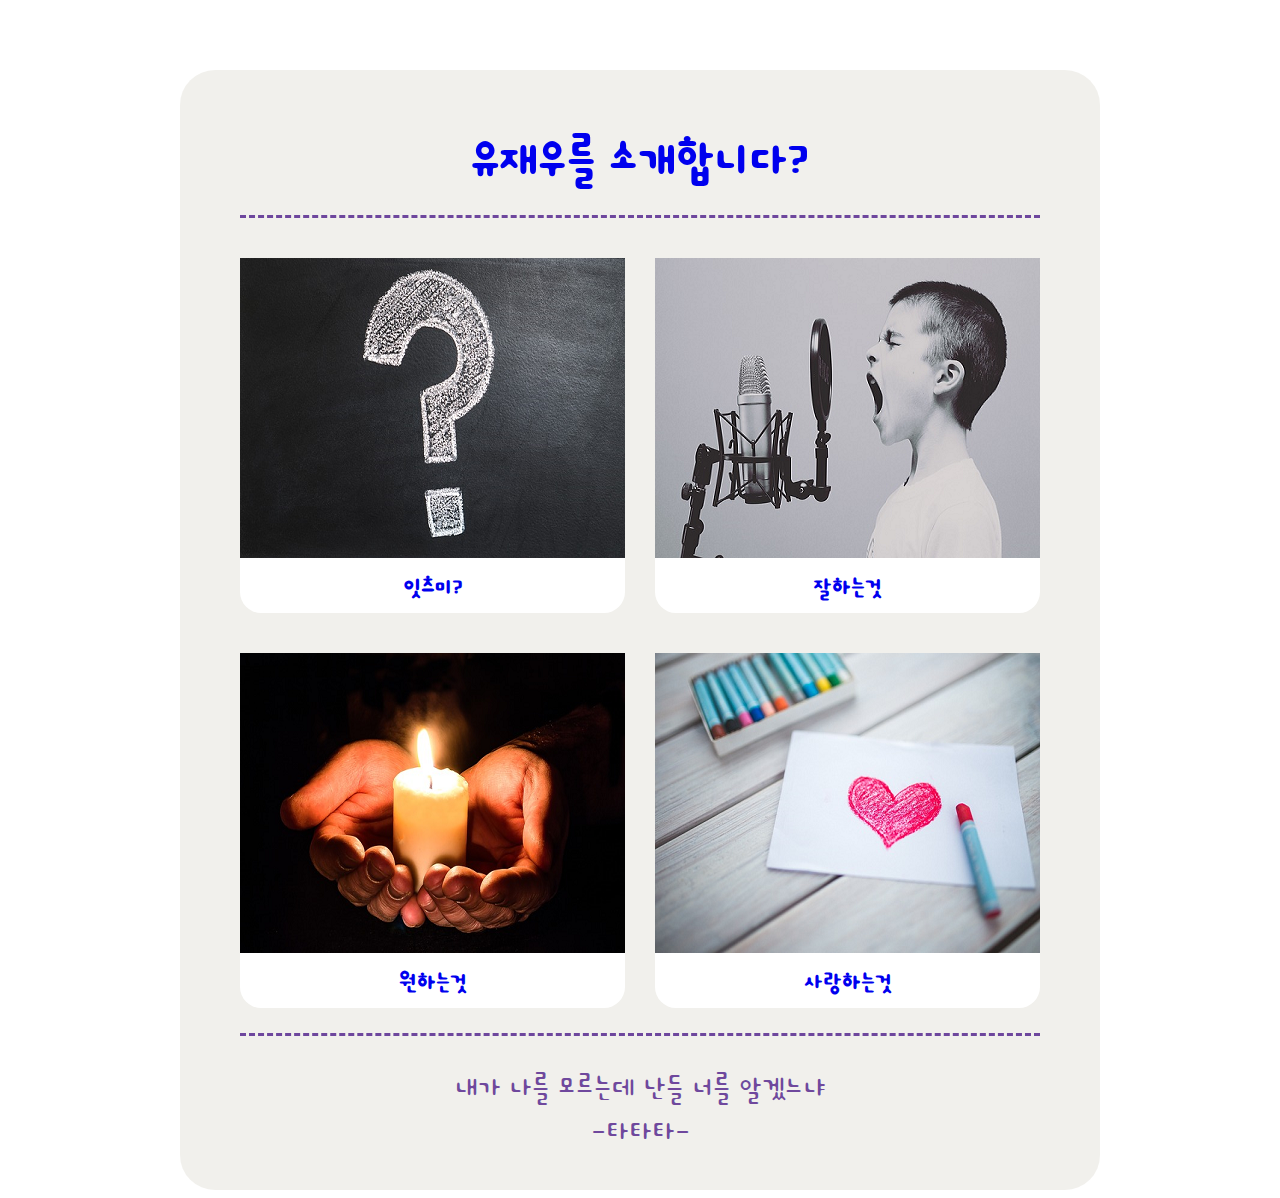
<file: index.html>
<!DOCTYPE html>
<html>

<head>
    <meta charset="utf-8" />
    <meta http-equiv="X-UA-Compatible" content="IE=edge">
    <title>Tatata</title>
    <meta name="viewport" content="width=device-width, initial-scale=1">
    <link rel="stylesheet" type="text/css" media="screen" href="css/global.css" />

</head>

<body>
    <div class="back">
        <div class="header">
            <h1>
                <a href="index.html">유재우를 소개합니다?</a>
            </h1>
        </div>
        <div class="container">
            <div class="wrapper">
                <div id="itsme">
                    <a href="itsme.html">
                        <img src="image/iam.png">
                        잇츠미?
                    </a>
                </div>
                <div id="special">
                    <a href="special.html">
                        <img src="image/aaa.png">
                        잘하는것
                    </a>
                </div>
                <div id="want">
                    <a href="want.html">
                        <img src="image/pray.png">
                        원하는것
                    </a>
                </div>
                <div id="love">
                    <a href="love.html">
                        <img src="image/love.png">
                        사랑하는것
                    </a>
                </div>

            </div>
        </div>
        <div class="footer">
            내가 나를 모르는데 난들 너를 알겠느냐<br /> -타타타-
        </div>
    </div>
</body>
</body>

</html>
</file>
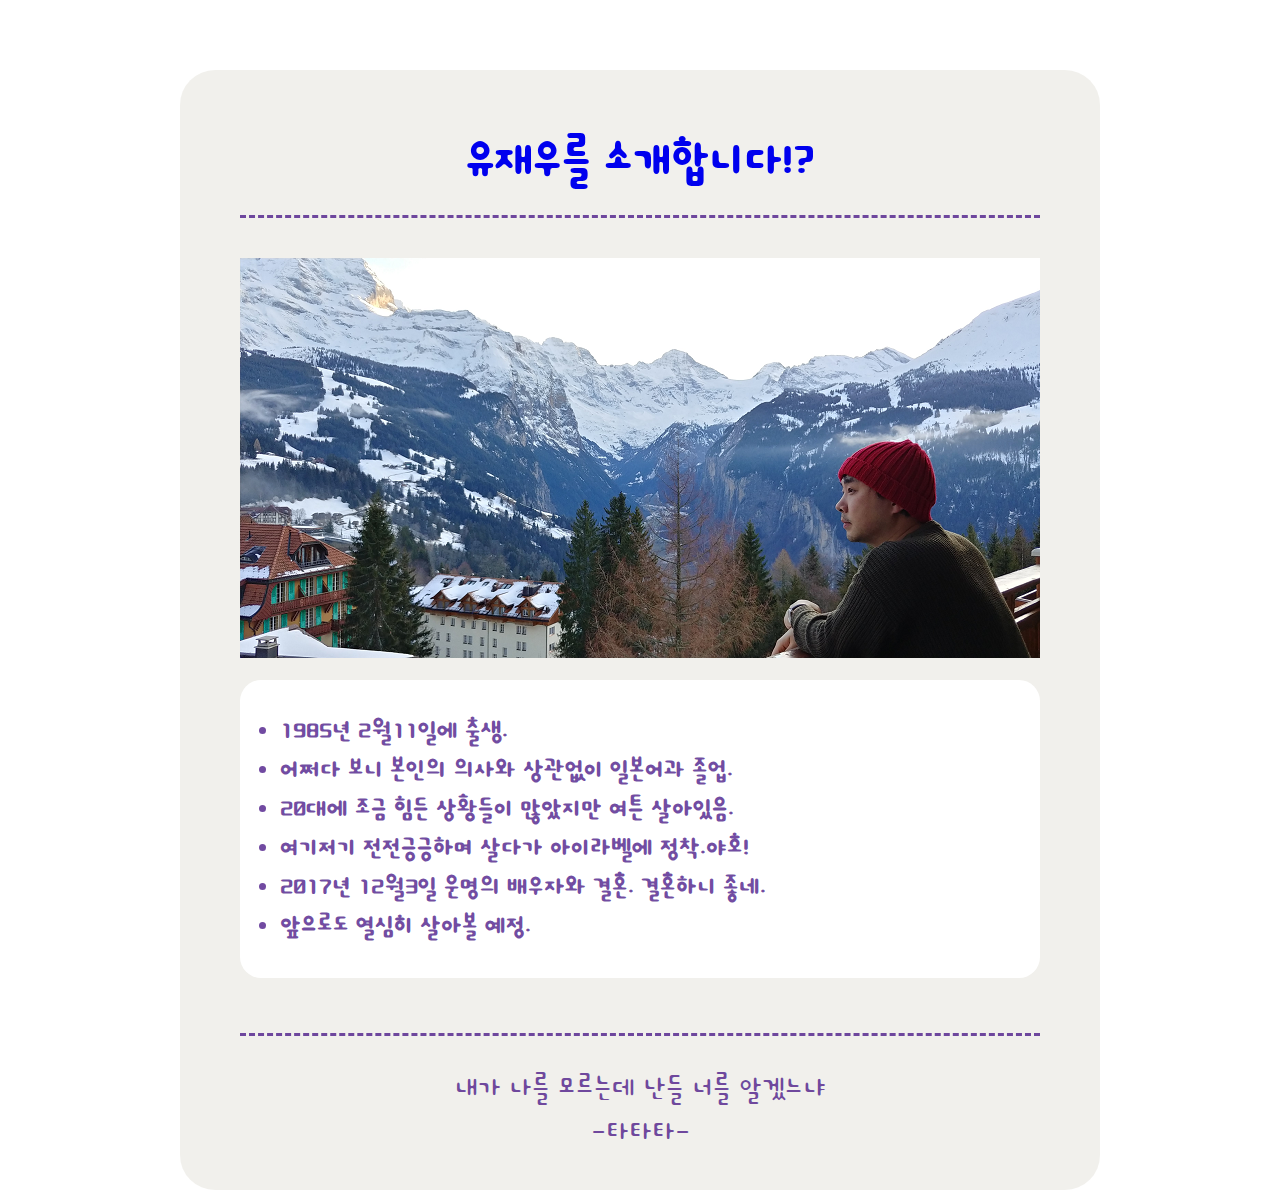
<file: itsme.html>
<!DOCTYPE html>
<html>
<head>
    <meta charset="utf-8" />
    <meta http-equiv="X-UA-Compatible" content="IE=edge">
    <title>Tatata</title>
    <meta name="viewport" content="width=device-width, initial-scale=1">
    <link rel="stylesheet" type="text/css" media="screen" href="css/global.css" />
    
</head>
<body>
<div class="back">
    <div class="header">
    <h1>
       <a href="index.html">유재우를 소개합니다!?</a> 
    </h1>
    </div>
    <div class="container">
      <div class="imagebox">
        <div id="image">
            <img src="image/itsme2.png">
        </div> 
        <div id="talk">
           <ul>
            <li> 
                1985년 2월11일에 출생. 
            </li> 
             <li>
               어쩌다 보니 본인의 의사와 상관없이 일본어과 졸업.
            </li>
              <li>
               20대에 조금 힘든 상황들이 많았지만 여튼 살아있음.
              </li>
            <li>
                여기저기 전전긍긍하며 살다가 아이라벨에 정착.야호!
            </li>
            <li>
                2017년 12월3일 운명의 배우자와 결혼. 결혼하니 좋네.
            </li>
            <li>
                앞으로도 열심히 살아볼 예정.
            </li>
            </ul>
        </div>

      </div>




    </div>
    <div class="footer">
            내가 나를 모르는데 난들 너를 알겠느냐<br/> -타타타-            
    </div>  
</div>
    </body>      
</body>
</html>
</file>
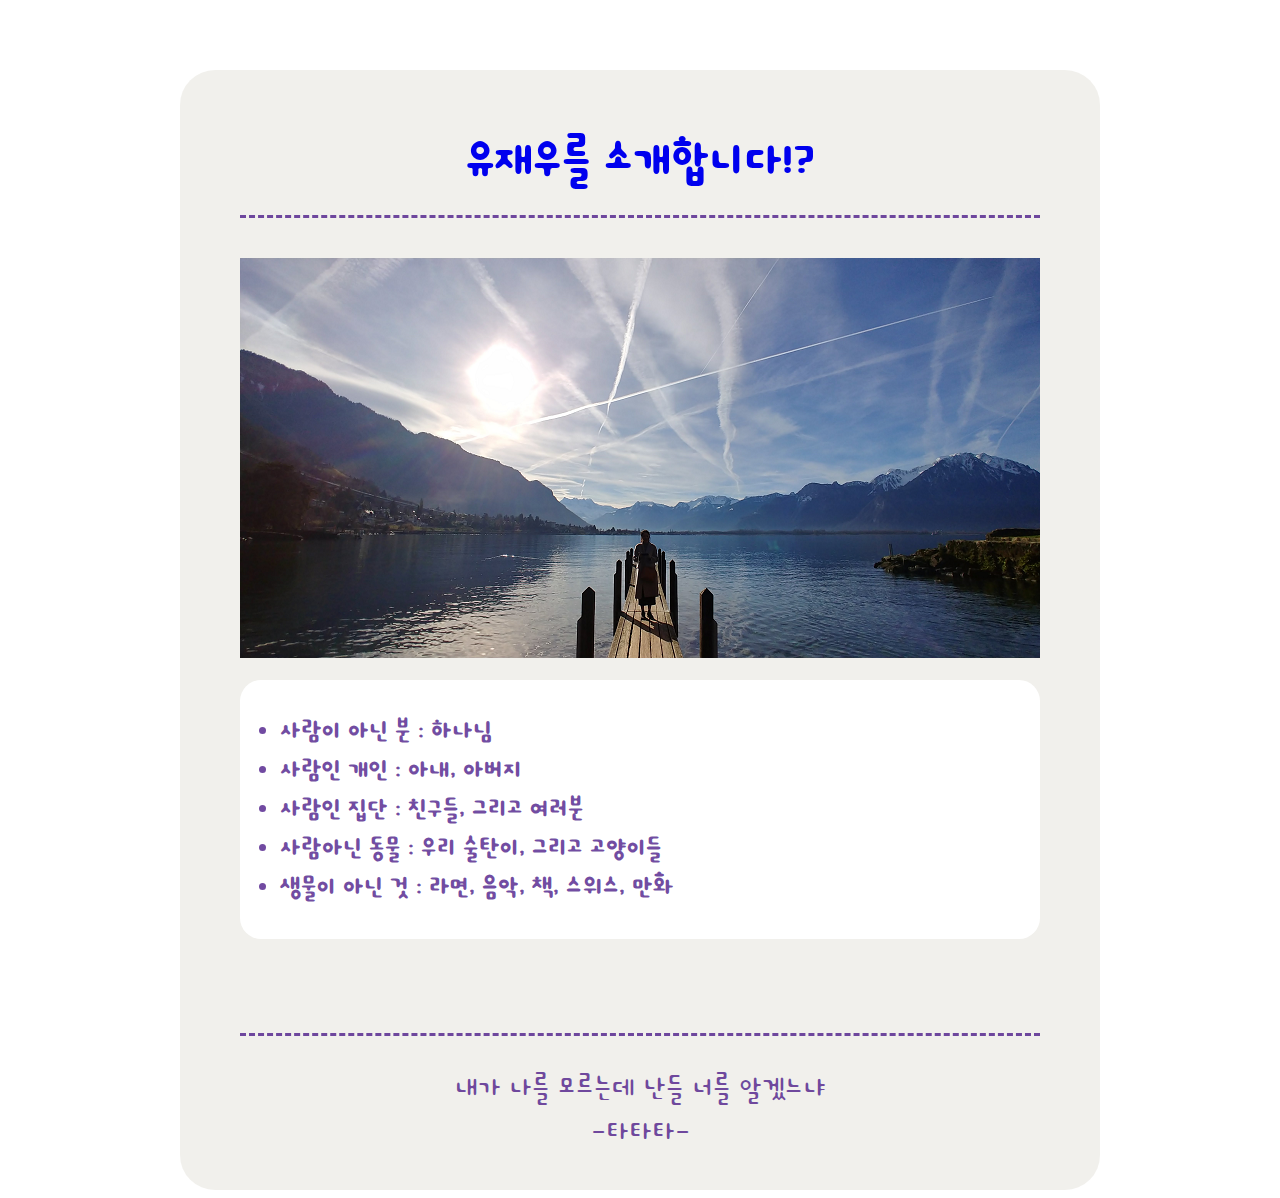
<file: love.html>
<!DOCTYPE html>
<html>
<head>
    <meta charset="utf-8" />
    <meta http-equiv="X-UA-Compatible" content="IE=edge">
    <title>Tatata</title>
    <meta name="viewport" content="width=device-width, initial-scale=1">
    <link rel="stylesheet" type="text/css" media="screen" href="css/global.css" />
    
</head>
<body>
<div class="back">
    <div class="header">
    <h1>
       <a href="index.html">유재우를 소개합니다!?</a> 
    </h1>
    </div>
    <div class="container">
      <div class="imagebox">
        <div id="image">
            <img src="image/love2.png">
        </div> 
        <div id="talk">
           <ul>
            <li>
             사람이 아닌 분 : 하나님
            </li> 
            <li>
             사람인 개인 : 아내, 아버지
           </li>
           <li>
             사람인 집단 : 친구들, 그리고 여러분
            </li>
            <li>
            사람아닌 동물 : 우리 술탄이, 그리고 고양이들 
            </li>
            <li>
            생물이 아닌 것 : 라면, 음악, 책, 스위스, 만화
            </li>
            </ul>
        </div>

      </div>




    </div>
    <div class="footer">
            내가 나를 모르는데 난들 너를 알겠느냐<br/> -타타타-            
    </div>  
</div>
    </body>      
</body>
</html>
</file>
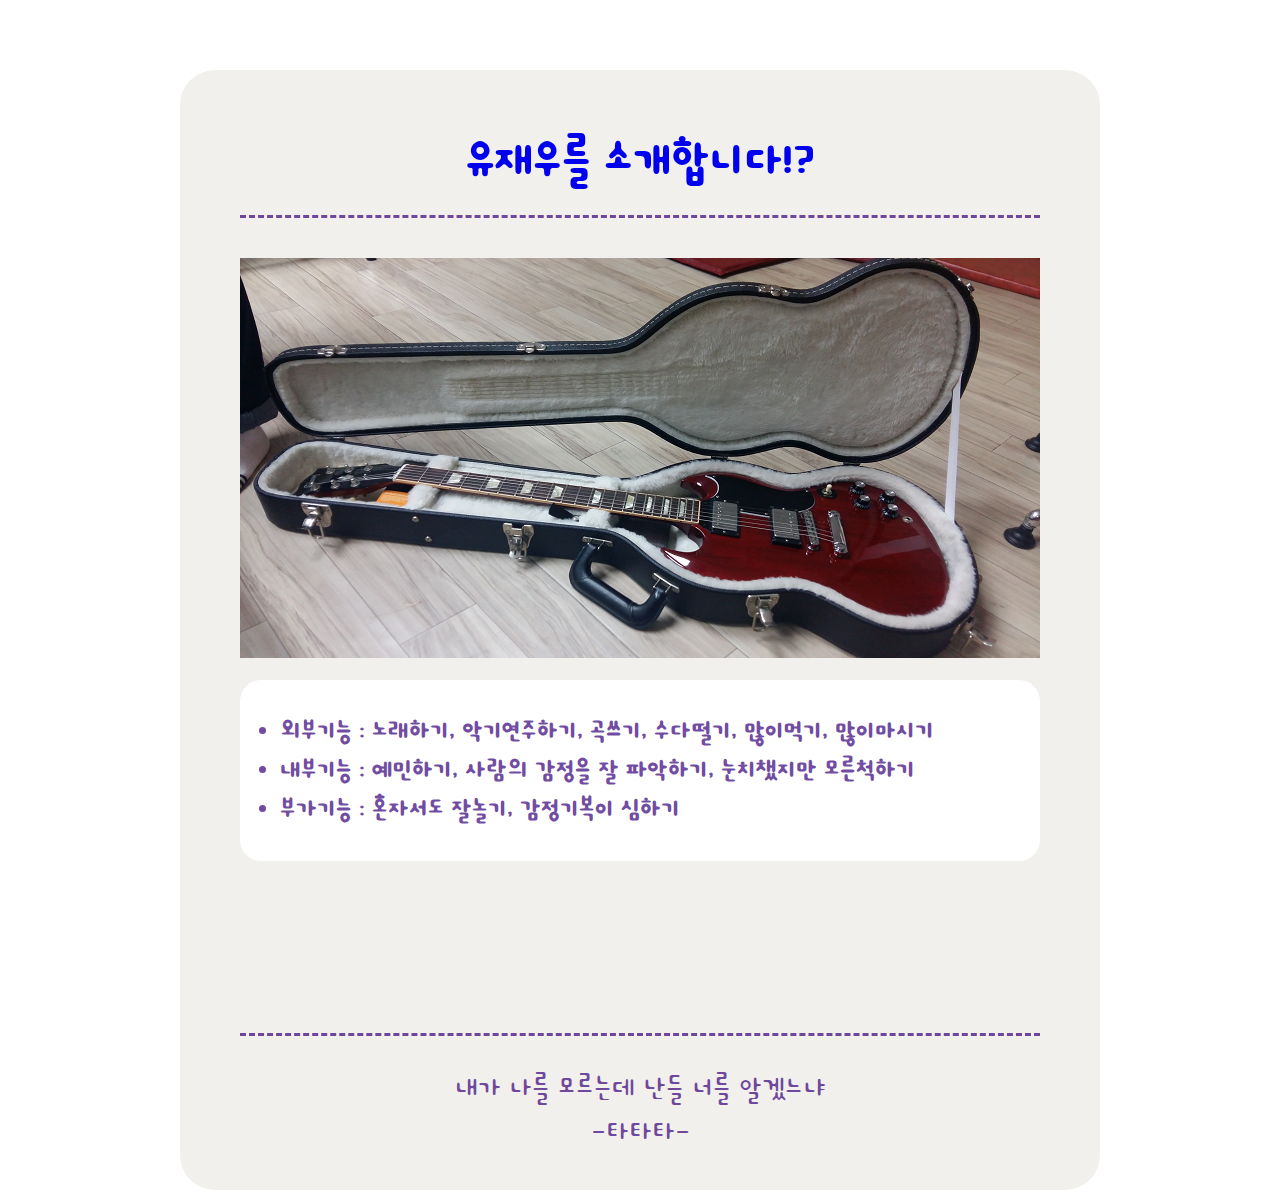
<file: special.html>
<!DOCTYPE html>
<html>
<head>
    <meta charset="utf-8" />
    <meta http-equiv="X-UA-Compatible" content="IE=edge">
    <title>Tatata</title>
    <meta name="viewport" content="width=device-width, initial-scale=1">
    <link rel="stylesheet" type="text/css" media="screen" href="css/global.css" />
    
</head>
<body>
<div class="back">
    <div class="header">
    <h1>
       <a href="index.html">유재우를 소개합니다!?</a> 
    </h1>
    </div>
    <div class="container">
      <div class="imagebox">
        <div id="image">
            <img src="image/special2.png">
        </div> 
        <div id="talk">
           <ul>
            <li>
               외부기능 : 노래하기, 악기연주하기, 곡쓰기, 수다떨기, 많이먹기, 많이마시기
            </li>
            <li>
                내부기능 : 예민하기, 사람의 감정을 잘 파악하기, 눈치챘지만 모른척하기<br/>
            </li> 
               <li>
                부가기능 : 혼자서도 잘놀기, 감정기복이 심하기  
               </li>
            </ul>
        </div>

      </div>




    </div>
    <div class="footer">
            내가 나를 모르는데 난들 너를 알겠느냐<br/> -타타타-            
    </div>  
</div>
    </body>      
</body>
</html>
</file>
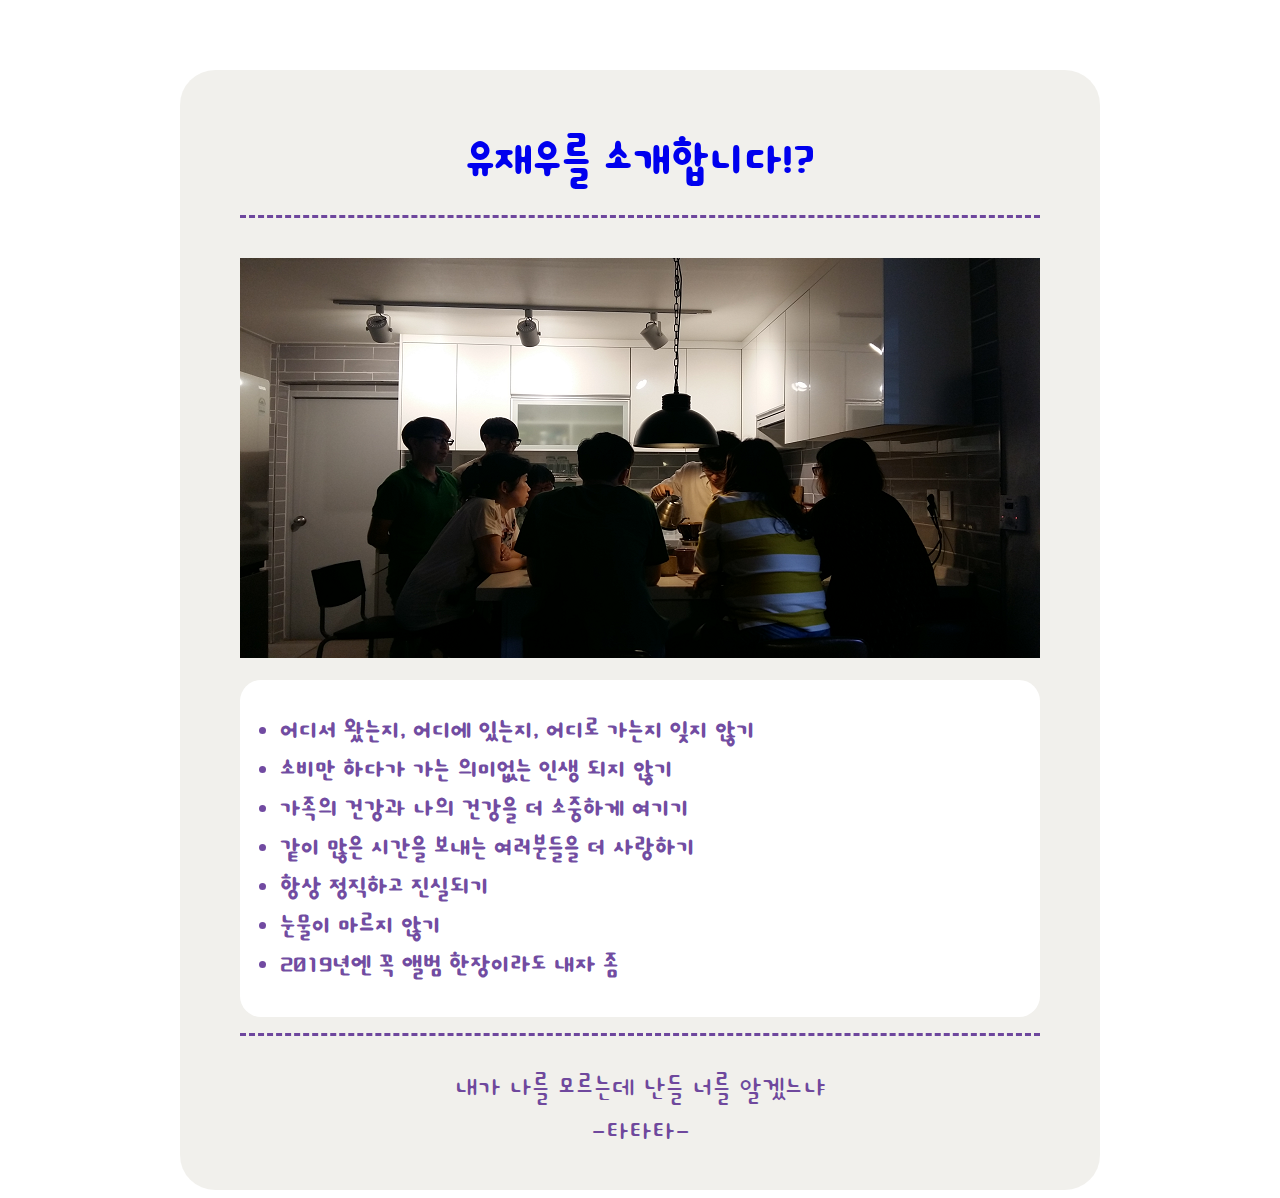
<file: want.html>
<!DOCTYPE html>
<html>
<head>
    <meta charset="utf-8" />
    <meta http-equiv="X-UA-Compatible" content="IE=edge">
    <title>Tatata</title>
    <meta name="viewport" content="width=device-width, initial-scale=1">
    <link rel="stylesheet" type="text/css" media="screen" href="css/global.css" />
    
</head>
<body>
<div class="back">
    <div class="header">
    <h1>
       <a href="index.html">유재우를 소개합니다!?</a> 
    </h1>
    </div>
    <div class="container">
      <div class="imagebox">
        <div id="image">
            <img src="image/want2.png">
        </div> 
        <div id="talk">
           <ul>
               <li>
                어디서 왔는지, 어디에 있는지, 어디로 가는지 잊지 않기   
               </li>
            <li>
              소비만 하다가 가는 의미없는 인생 되지 않기
            </li> 
               <li>
                 가족의 건강과 나의 건강을 더 소중하게 여기기
               </li>
               <li>
                 같이 많은 시간을 보내는 여러분들을 더 사랑하기
               </li>
               <li>
                항상 정직하고 진실되기
               </li>
               <li>
                 눈물이 마르지 않기
               </li>
               <li>
                2019년엔 꼭 앨범 한장이라도 내자 좀
               </li>
            
         </ul>
        </div>

      </div>




    </div>
    <div class="footer">
            내가 나를 모르는데 난들 너를 알겠느냐<br/> -타타타-            
    </div>  
</div>
    </body>      
</body>
</html>
</file>
<file: css/global.css>
@import url('https://fonts.googleapis.com/css?family=Cute+Font');

body{
    font-family: 'Cute Font', cursive;
    color: #4b1a88c9 ;
}
.wrapper{
    display: grid; 
    grid-template-columns: 1fr 1fr ;
    grid-template-rows: 1fr 1fr ;
    text-align: center;
    gap: 40px 30px;   
} 
.wrapper > div{
    border-radius: 21px;
    background-color: #ffffff;
    font-size: 28px;
    font-weight: bold;
    padding-bottom: 8px;
}
.back { 
    width: 920px; height:1120px; background-color:#d1ccbe4b; 
    margin: 0 auto;
    border-radius: 35px;
   }
.header {
    width:800px; height:100px; 
    margin: 70px 0px 40px 60px;
    padding: 15px 0px 30px 0px;
    text-align: center;
    border-bottom: 3px dashed #4b1a88c9 ;  
  }
h1{
    font-size: 58px; 
}
.container {
    width: 800px; height: 750px;
    text-align: center;
    margin: 25px 0px 25px 60px;
}
a{
    text-decoration: none;
}
a:visited{
    color: #3f1c69c9;
}
#itsme{ 
    grid-column-start: 1;
    grid-column-end: 2;
}
#special{
    grid-column-start: 2;
    grid-column-end: 3;
}
#want{
    grid-column-start: 1;
    grid-column-end: 2;
}
#love{
    grid-column: 2/3;
}
.footer{
    width:800px; height:50px; 
    margin: 0px 0px 0px 60px;
    padding: 30px 0px 15px 0px;
    font-size: 35px;
    text-align: center;
    border-top: 3px dashed #4b1a88c9 ; 
}

/*서브페이지용CSS*/

.imagebox{

    display: grid; 
    grid-template-columns: 1fr;
    grid-template-rows: 1fr;
    text-align: center;
    gap: 15px 30px;   

}

#pic{
    grid-column: 1/2;
}
#talk{
    grid-column: 1/2;
    border-radius: 21px;
    background-color: #ffffff;
    font-size: 31px;
    font-weight: bold;
    text-align: left;
    padding-bottom: 2px;
}
</file>
